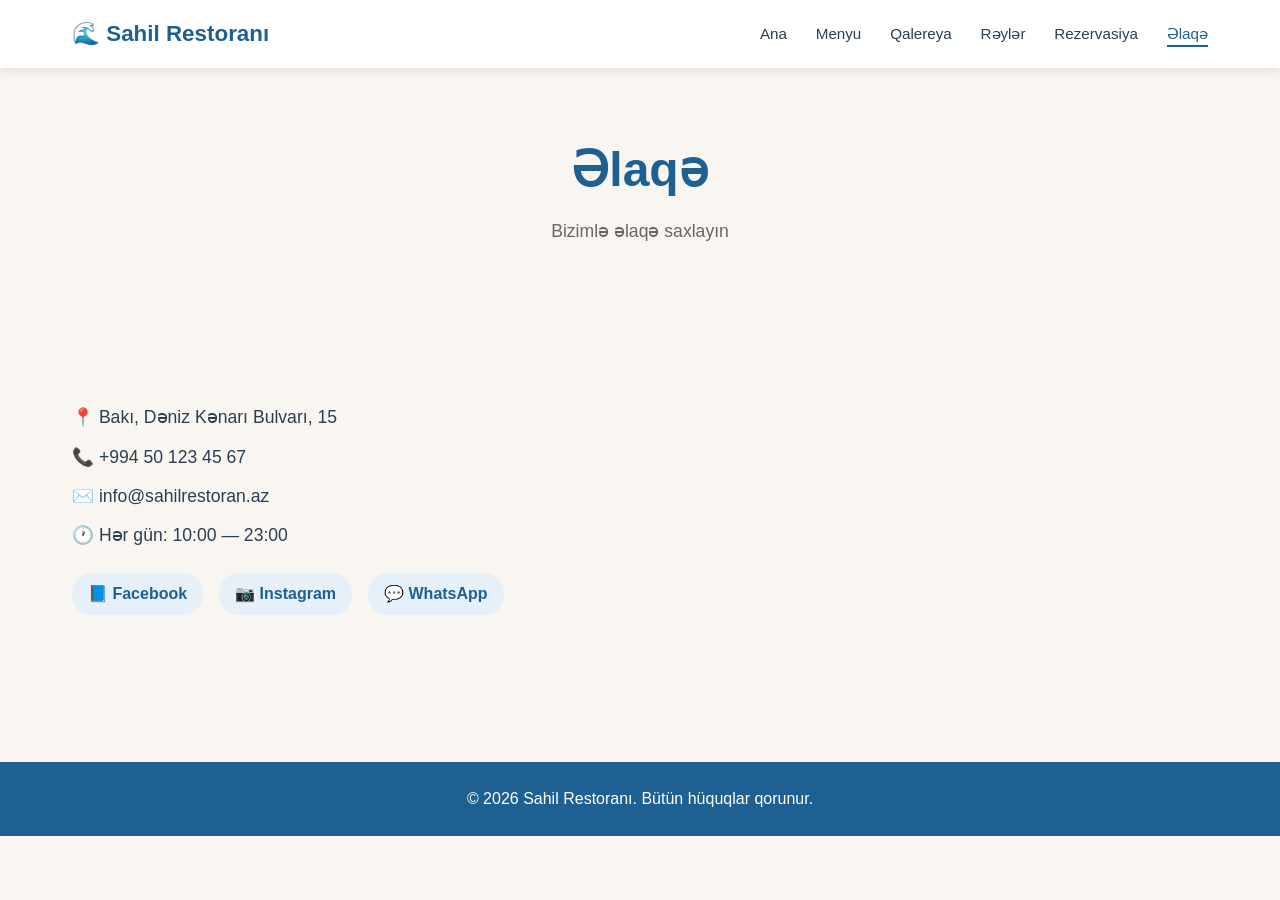
<file: elaqe.html>
<!DOCTYPE html>
<html lang="en">
<head>
    <meta charset="UTF-8">
    <meta name="viewport" content="width=device-width, initial-scale=1.0">
    <title>Əlaqə — Sahil Restoranı</title>
    <link rel="stylesheet" href="style.css">
</head>
<body>

    <header class="header">
        <nav class="navbar">
            <a href="index.html" class="logo">🌊 Sahil Restoranı</a>
            <ul class="nav-menu">
                <li><a href="index.html">Ana</a></li>
                <li><a href="menu.html">Menyu</a></li>
                <li><a href="qalereya.html">Qalereya</a></li>
                <li><a href="reyler.html">Rəylər</a></li>
                <li><a href="rezervasiya.html">Rezervasiya</a></li>
                <li><a href="elaqe.html" class="active">Əlaqə</a></li>
            </ul>
            <div class="hamburger"><span></span><span></span><span></span></div>
        </nav>
    </header>

    <section class="page-title">
        <h1>Əlaqə</h1>
        <p>Bizimlə əlaqə saxlayın</p>
    </section>

    <section class="contact">
        <div class="contact-grid">
            <div class="contact-info">
                <p>📍 Bakı, Dəniz Kənarı Bulvarı, 15</p>
                <p>📞 +994 50 123 45 67</p>
                <p>✉️ info@sahilrestoran.az</p>
                <p>🕐 Hər gün: 10:00 — 23:00</p>
                <div class="socials">
                    <a href="#">📘 Facebook</a>
                    <a href="#">📷 Instagram</a>
                    <a href="#">💬 WhatsApp</a>
                </div>
            </div>
            <div class="map">
                <iframe
                    src="https://www.google.com/maps/embed?pb=!1m18!1m12!1m3!1d3038.2!2d49.8671!3d40.3777!2m3!1f0!2f0!3f0!3m2!1i1024!2i768!4f13.1!3m3!1m2!1s0x0%3A0x0!2zNDDCsDIyJzM5LjciTiA0OcKwNTInMDEuNiJF!5e0!3m2!1saz!2saz!4v1234567890"
                    width="100%" height="350" style="border:0; border-radius:15px;" allowfullscreen loading="lazy">
                </iframe>
            </div>
        </div>
    </section>

    <footer class="footer">
        <p>© 2026 Sahil Restoranı. Bütün hüquqlar qorunur.</p>
    </footer>

    <button class="back-to-top" id="backToTop">↑</button>
    <script src="script.js"></script>
</body>
</html>
</file>
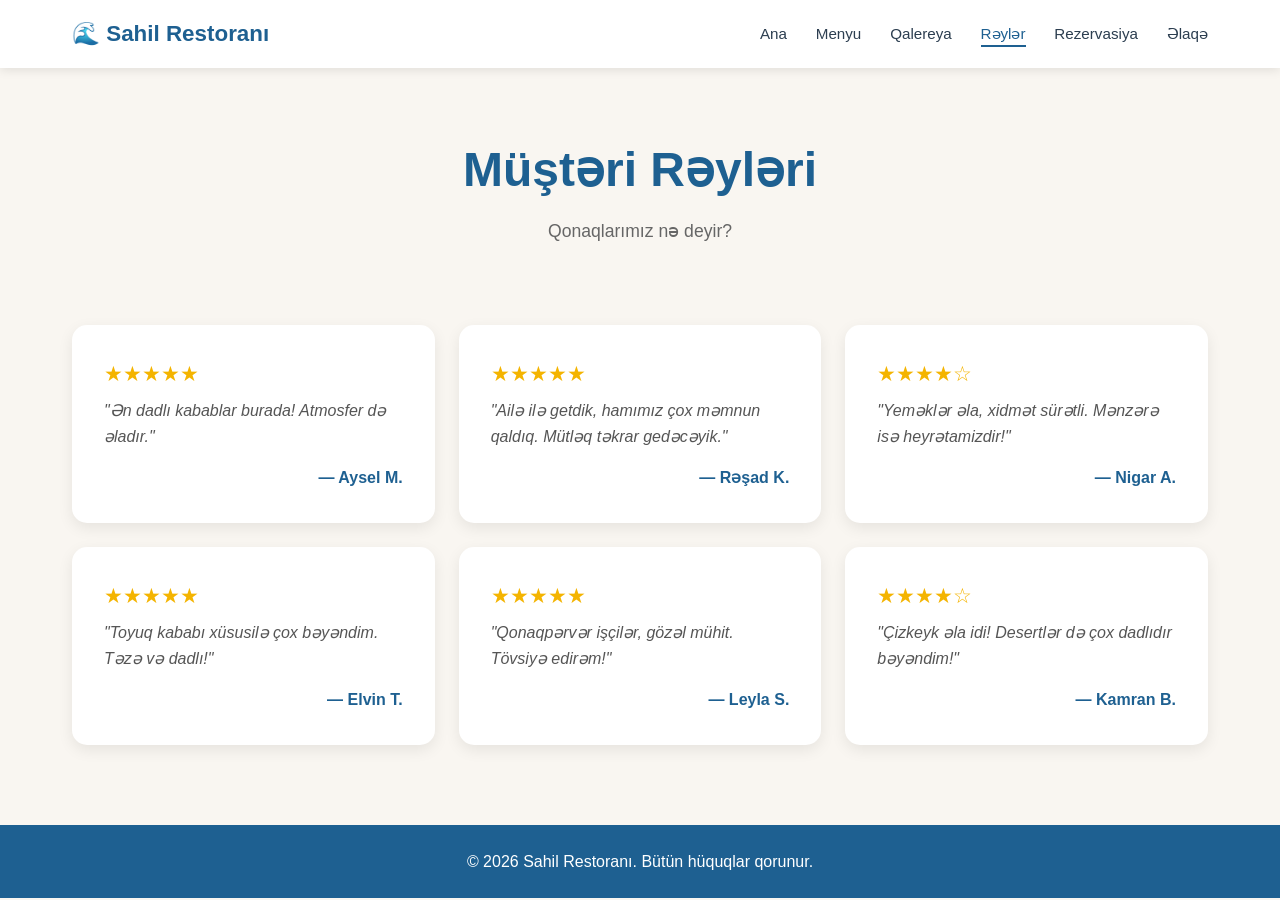
<file: reyler.html>
<!DOCTYPE html>
<html lang="en">
<head>
    <meta charset="UTF-8">
    <meta name="viewport" content="width=device-width, initial-scale=1.0">
    <title>Rəylər — Sahil Restoranı</title>
    <link rel="stylesheet" href="style.css">
</head>
<body>

    <header class="header">
        <nav class="navbar">
            <a href="index.html" class="logo">🌊 Sahil Restoranı</a>
            <ul class="nav-menu">
                <li><a href="index.html">Ana</a></li>
                <li><a href="menu.html">Menyu</a></li>
                <li><a href="qalereya.html">Qalereya</a></li>
                <li><a href="reyler.html" class="active">Rəylər</a></li>
                <li><a href="rezervasiya.html">Rezervasiya</a></li>
                <li><a href="elaqe.html">Əlaqə</a></li>
            </ul>
            <div class="hamburger"><span></span><span></span><span></span></div>
        </nav>
    </header>

    <section class="page-title">
        <h1>Müştəri Rəyləri</h1>
        <p>Qonaqlarımız nə deyir?</p>
    </section>

    <section class="reviews">
        <div class="reviews-grid">
            <div class="review-card">
                <div class="stars">★★★★★</div>
                <p>"Ən dadlı kabablar burada! Atmosfer də əladır."</p>
                <h4>— Aysel M.</h4>
            </div>
            <div class="review-card">
                <div class="stars">★★★★★</div>
                <p>"Ailə ilə getdik, hamımız çox məmnun qaldıq. Mütləq təkrar gedəcəyik."</p>
                <h4>— Rəşad K.</h4>
            </div>
            <div class="review-card">
                <div class="stars">★★★★☆</div>
                <p>"Yeməklər əla, xidmət sürətli. Mənzərə isə heyrətamizdir!"</p>
                <h4>— Nigar A.</h4>
            </div>
            <div class="review-card">
                <div class="stars">★★★★★</div>
                <p>"Toyuq kababı xüsusilə çox bəyəndim. Təzə və dadlı!"</p>
                <h4>— Elvin T.</h4>
            </div>
            <div class="review-card">
                <div class="stars">★★★★★</div>
                <p>"Qonaqpərvər işçilər, gözəl mühit. Tövsiyə edirəm!"</p>
                <h4>— Leyla S.</h4>
            </div>
            <div class="review-card">
                <div class="stars">★★★★☆</div>
                <p>"Çizkeyk əla idi! Desertlər də çox dadlıdır bəyəndim!"</p>
                <h4>— Kamran B.</h4>
            </div>
        </div>
    </section>

    <footer class="footer">
        <p>© 2026 Sahil Restoranı. Bütün hüquqlar qorunur.</p>
    </footer>

    <button class="back-to-top" id="backToTop">↑</button>
    <script src="script.js"></script>
</body>
</html>
</file>
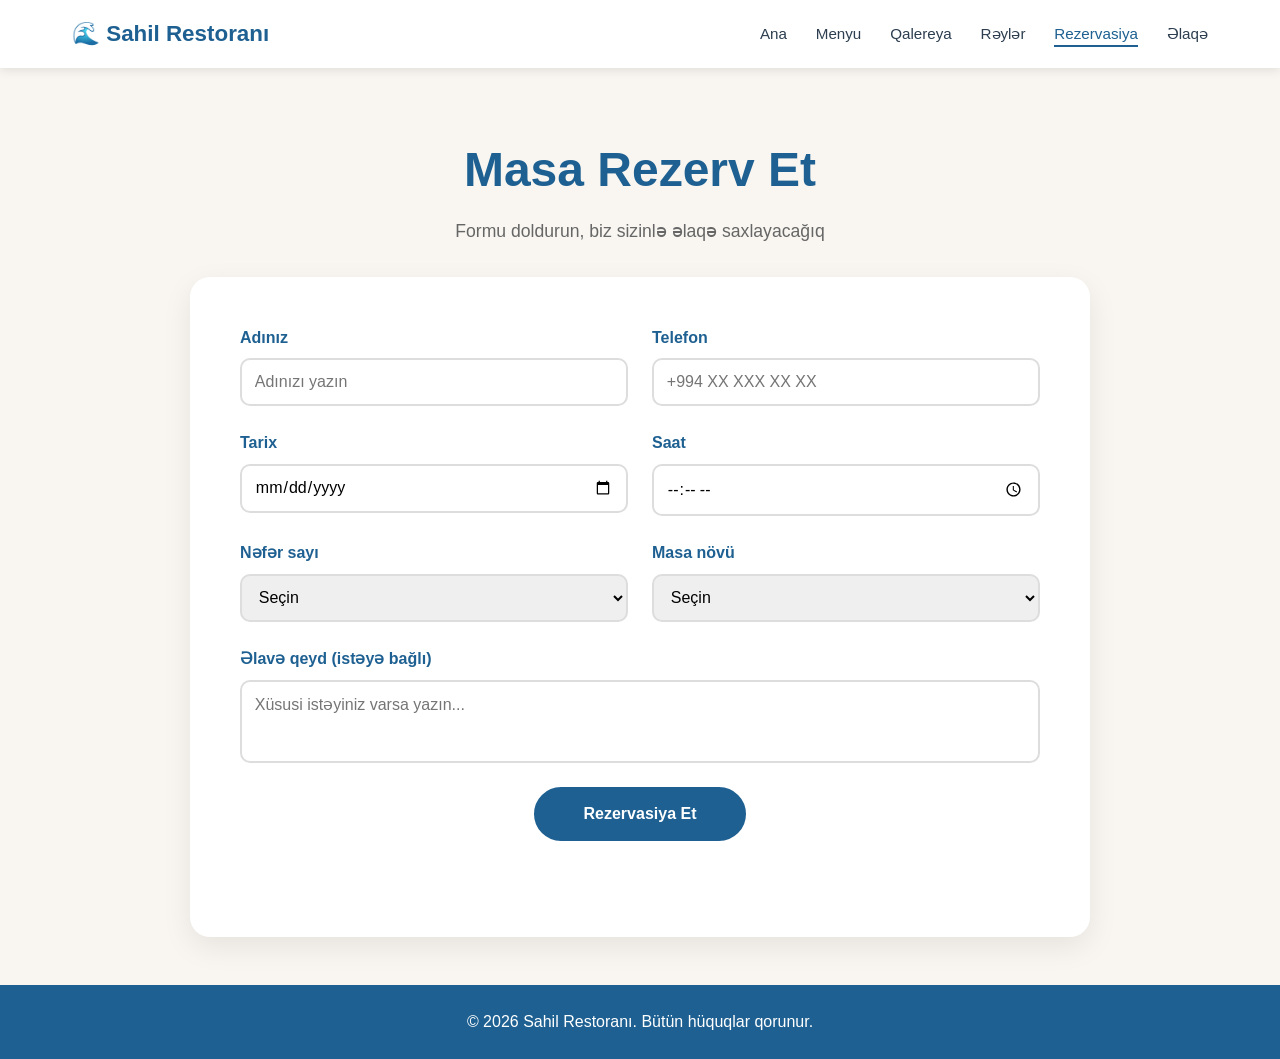
<file: rezervasiya.html>
<!DOCTYPE html>
<html lang="en">
<head>
    <meta charset="UTF-8">
    <meta name="viewport" content="width=device-width, initial-scale=1.0">
    <title>Rezervasiya — Sahil Restoranı</title>
    <link rel="stylesheet" href="style.css">
</head>
<body>

    <header class="header">
        <nav class="navbar">
            <a href="index.html" class="logo">🌊 Sahil Restoranı</a>
            <ul class="nav-menu">
                <li><a href="index.html">Ana</a></li>
                <li><a href="menu.html">Menyu</a></li>
                <li><a href="qalereya.html">Qalereya</a></li>
                <li><a href="reyler.html">Rəylər</a></li>
                <li><a href="rezervasiya.html" class="active">Rezervasiya</a></li>
                <li><a href="elaqe.html">Əlaqə</a></li>
            </ul>
            <div class="hamburger"><span></span><span></span><span></span></div>
        </nav>
    </header>

    <section class="page-title">
        <h1>Masa Rezerv Et</h1>
        <p>Formu doldurun, biz sizinlə əlaqə saxlayacağıq</p>
    </section>

    <section class="reservation">
        <form class="reservation-form" id="reservationForm">
            <div class="form-group">
                <label for="ad">Adınız</label>
                <input type="text" id="ad" placeholder="Adınızı yazın" required>
            </div>
            <div class="form-group">
                <label for="telefon">Telefon</label>
                <input type="tel" id="telefon" placeholder="+994 XX XXX XX XX" required>
            </div>
            <div class="form-group">
                <label for="tarix">Tarix</label>
                <input type="date" id="tarix" required>
            </div>
            <div class="form-group">
                <label for="saat">Saat</label>
                <input type="time" id="saat" required>
            </div>
            <div class="form-group">
                <label for="say">Nəfər sayı</label>
                <select id="say" required>
                    <option value="">Seçin</option>
                    <option value="1">1 nəfər</option>
                    <option value="2">2 nəfər</option>
                    <option value="3">3 nəfər</option>
                    <option value="4">4 nəfər</option>
                    <option value="5+">5+ nəfər</option>
                </select>
            </div>
            <div class="form-group">
                <label for="masa">Masa növü</label>
                <select id="masa" required>
                    <option value="">Seçin</option>
                    <option value="pəncərə">Pəncərə kənarı</option>
                    <option value="terras">Terras</option>
                    <option value="daxili">Daxili zal</option>
                    <option value="vip">VIP</option>
                </select>
            </div>
            <div class="form-group full">
                <label for="qeyd">Əlavə qeyd (istəyə bağlı)</label>
                <textarea id="qeyd" rows="3" placeholder="Xüsusi istəyiniz varsa yazın..."></textarea>
            </div>
            <button type="submit" class="btn btn-submit">Rezervasiya Et</button>
        </form>
        <div class="form-message" id="formMessage"></div>
    </section>

    <footer class="footer">
        <p>© 2026 Sahil Restoranı. Bütün hüquqlar qorunur.</p>
    </footer>

    <button class="back-to-top" id="backToTop">↑</button>
    <script src="script.js"></script>
</body>
</html>
</file>
<file: style.css>
* {
    margin: 0;
    padding: 0;
    box-sizing: border-box;
}

body {
    font-family: 'Segoe UI', Tahoma, sans-serif;
    color: #2c3e50;
    background: #f9f6f1;
    line-height: 1.6;
    overflow-x: hidden;
}

.header {
    position: sticky;
    top: 0;
    background: rgba(255, 255, 255, 0.95);
    backdrop-filter: blur(10px);
    box-shadow: 0 2px 10px rgba(0, 0, 0, 0.1);
    z-index: 100;
}

.navbar {
    display: flex;
    justify-content: space-between;
    align-items: center;
    padding: 1rem 2rem;
    max-width: 1200px;
    margin: 0 auto;
}

.logo {
    font-size: 1.4rem;
    font-weight: bold;
    text-decoration: none;
    color: #1e6091;
    transition: transform 0.3s;
}

.logo:hover { transform: scale(1.05); }

.nav-menu {
    display: flex;
    list-style: none;
    gap: 1.8rem;
}

.nav-menu a {
    text-decoration: none;
    color: #2c3e50;
    font-weight: 500;
    font-size: 0.95rem;
    position: relative;
    transition: color 0.3s;
}

.nav-menu a::after {
    content: '';
    position: absolute;
    bottom: -5px;
    left: 0;
    width: 0;
    height: 2px;
    background: #1e6091;
    transition: width 0.3s;
}

.nav-menu a:hover,
.nav-menu a.active { color: #1e6091; }

.nav-menu a:hover::after,
.nav-menu a.active::after { width: 100%; }

.hamburger {
    display: none;
    flex-direction: column;
    cursor: pointer;
    gap: 5px;
}

.hamburger span {
    width: 25px;
    height: 3px;
    background: #1e6091;
    border-radius: 3px;
    transition: 0.3s;
}

.hero {
    height: 100vh;
    background: linear-gradient(rgba(0, 0, 0, 0.5), rgba(0, 0, 0, 0.5)),
                url('https://images.unsplash.com/photo-1559339352-11d035aa65de?w=1600') center/cover fixed;
    display: flex;
    flex-direction: column;
    justify-content: center;
    align-items: center;
    text-align: center;
    color: white;
    padding: 2rem;
    position: relative;
}

.hero-content h1 {
    font-size: clamp(2rem, 5vw, 4rem);
    margin-bottom: 1rem;
    animation: fadeUp 1s ease;
}

.hero-content p {
    font-size: clamp(1rem, 2vw, 1.3rem);
    margin-bottom: 2rem;
    animation: fadeUp 1.3s ease;
}

.hero-buttons {
    display: flex;
    gap: 1rem;
    justify-content: center;
    flex-wrap: wrap;
    animation: fadeUp 1.6s ease;
}

.btn {
    display: inline-block;
    padding: 0.9rem 2rem;
    background: #1e6091;
    color: white;
    text-decoration: none;
    border-radius: 30px;
    font-weight: bold;
    border: 2px solid #1e6091;
    cursor: pointer;
    transition: 0.3s;
    font-size: 1rem;
    font-family: inherit;
}

.btn:hover {
    background: #14456b;
    transform: translateY(-3px);
    box-shadow: 0 10px 20px rgba(30, 96, 145, 0.4);
}

.btn-outline {
    background: transparent;
    color: white;
}

.btn-outline:hover {
    background: white;
    color: #1e6091;
}

.scroll-down {
    position: absolute;
    bottom: 2rem;
    color: white;
    font-size: 1rem;
    animation: bounce 2s infinite;
}

@keyframes bounce {
    0%, 100% { transform: translateY(0); }
    50% { transform: translateY(10px); }
}

.page-title {
    text-align: center;
    padding: 4rem 2rem 2rem;
    max-width: 1200px;
    margin: 0 auto;
    animation: fadeUp 0.8s ease;
}

.page-title h1 {
    font-size: clamp(2rem, 4vw, 3rem);
    color: #1e6091;
    margin-bottom: 0.5rem;
}

.page-title p { 
    color: #666;
    font-size: 1.1rem; 
    }


section {
    padding: 3rem 2rem;
    max-width: 1200px;
    margin: 0 auto;
}

section h2 {
    text-align: center;
    font-size: clamp(1.8rem, 4vw, 2.5rem);
    color: #1e6091;
    margin-bottom: 2rem;
}


.about-content {
    display: grid;
    grid-template-columns: 1fr 1fr;
    gap: 3rem;
    align-items: center;
}

.about-text p {
     margin-bottom: 1rem;
     font-size: 1.05rem; 
    }

.about-content img {
    width: 100%;
    border-radius: 15px;
    box-shadow: 0 10px 30px rgba(0, 0, 0, 0.15);
}

.stats {
    display: flex;
    gap: 2rem;
    margin-top: 2rem;
}

.stat h3 { 
    color: #1e6091;
     font-size: 2rem; 
    }

.stat p { color: #666;
     font-size: 0.9rem; 
    }

.menu-tabs {
    display: flex;
    justify-content: center;
    flex-wrap: wrap;
    gap: 1rem;
    margin-bottom: 2rem;
}

.tab-btn {
    padding: 0.7rem 1.5rem;
    border: 2px solid #1e6091;
    background: white;
    color: #1e6091;
    border-radius: 30px;
    cursor: pointer;
    font-weight: 600;
    font-family: inherit;
    transition: 0.3s;
}

.tab-btn:hover { 
    background: #e6f0f8; 
}

.tab-btn.active {
    background: #1e6091;
    color: white;
}

.menu-grid {
    display: none;
    grid-template-columns: repeat(auto-fit, minmax(300px, 1fr));
    gap: 2.5rem;
    align-items: stretch;
    animation: fadeIn 0.5s ease;
}

.menu-grid.active { 
    display: grid; 
}

@keyframes fadeIn {
    from { opacity: 0; transform: translateY(20px); }
    to { opacity: 1; transform: translateY(0); }
}

.menu-item {
    background: white;
    border-radius: 15px;
    overflow: hidden;
    box-shadow: 0 5px 15px rgba(0, 0, 0, 0.08);
    transition: transform 0.3s, box-shadow 0.3s;
    display: flex;
    flex-direction: column;
    height: 100%;
}

.menu-item:hover {
    transform: translateY(-8px);
    box-shadow: 0 15px 30px rgba(0, 0, 0, 0.15);
}

.menu-item img {
    width: 100%;
    height: 240px;
    object-fit: cover;
    flex-shrink: 0;
}

.menu-item h3 {
    padding: 1.2rem 1.2rem 0.5rem;
    color: #1e6091;
    font-size: 1.25rem;
}

.menu-item p {
    padding: 0 1.2rem;
    color: #666;
    font-size: 1rem;
    flex-grow: 1;
}

.price {
    display: block;
    padding: 1.2rem;
    font-weight: bold;
    color: #e07a5f;
    font-size: 1.3rem;
    margin-top: auto;
}

.menu-controls {
    display: flex;
    gap: 1rem;
    justify-content: center;
    flex-wrap: wrap;
    margin-bottom: 2rem;
    max-width: 800px;
    margin-left: auto;
    margin-right: auto;
}

.search-box { 
    flex: 1; 
    min-width: 250px; 
}

.search-box input {
    width: 100%;
    padding: 0.9rem 1.3rem;
    border: 2px solid #ddd;
    border-radius: 30px;
    font-size: 1rem;
    font-family: inherit;
    transition: border 0.3s;
}

.search-box input:focus {
    outline: none;
    border-color: #1e6091;
}

.sort-box select {
    padding: 0.9rem 1.3rem;
    border: 2px solid #ddd;
    border-radius: 30px;
    font-size: 1rem;
    font-family: inherit;
    background: white;
    cursor: pointer;
    transition: border 0.3s;
}

.sort-box select:focus {
    outline: none;
    border-color: #1e6091;
}

.menu-item.hidden { display: none; }


.gallery-grid {
    display: grid;
    grid-template-columns: repeat(auto-fit, minmax(220px, 1fr));
    gap: 1rem;
}

.gallery-grid img {
    width: 100%;
    height: 220px;
    object-fit: cover;
    border-radius: 10px;
    transition: transform 0.3s, filter 0.3s;
    cursor: pointer;
}

.gallery-grid img:hover {
    transform: scale(1.05);
    filter: brightness(1.1);
}


.reviews-grid {
    display: grid;
    grid-template-columns: repeat(auto-fit, minmax(280px, 1fr));
    gap: 1.5rem;
}

.review-card {
    background: white;
    padding: 2rem;
    border-radius: 15px;
    box-shadow: 0 5px 15px rgba(0, 0, 0, 0.08);
    transition: transform 0.3s;
}

.review-card:hover { transform: translateY(-5px); }

.stars {
    color: #f4b400;
    font-size: 1.3rem;
    margin-bottom: 0.5rem;
}

.review-card p {
    font-style: italic;
    margin-bottom: 1rem;
    color: #555;
}

.review-card h4 { color: #1e6091; text-align: right; }

.reservation {
    background: white;
    border-radius: 20px;
    padding: 3rem 2rem;
    box-shadow: 0 10px 30px rgba(0, 0, 0, 0.08);
    max-width: 900px;
    margin: 0 auto 3rem;
}

.reservation-form {
    display: grid;
    grid-template-columns: 1fr 1fr;
    gap: 1.5rem;
    max-width: 800px;
    margin: 0 auto;
}

.form-group { display: flex; flex-direction: column; }
.form-group.full { grid-column: 1 / -1; }

.form-group label {
    margin-bottom: 0.5rem;
    font-weight: 600;
    color: #1e6091;
}

.form-group input,
.form-group select,
.form-group textarea {
    padding: 0.8rem;
    border: 2px solid #ddd;
    border-radius: 10px;
    font-family: inherit;
    font-size: 1rem;
    transition: border 0.3s;
    resize: none;
}

.form-group input:focus,
.form-group select:focus,
.form-group textarea:focus {
    outline: none;
    border-color: #1e6091;
}

.btn-submit {
    grid-column: 1 / -1;
    justify-self: center;
    padding: 1rem 3rem;
}

.form-message {
    text-align: center;
    margin-top: 1.5rem;
    font-weight: 600;
    color: #27ae60;
    min-height: 1.5rem;
}


.contact-grid {
    display: grid;
    grid-template-columns: 1fr 1fr;
    gap: 2rem;
    align-items: center;
}

.contact-info p { font-size: 1.1rem; margin: 0.7rem 0; }

.socials {
    margin-top: 1.5rem;
    display: flex;
    gap: 1rem;
    flex-wrap: wrap;
}

.socials a {
    text-decoration: none;
    color: #1e6091;
    background: #e6f0f8;
    padding: 0.5rem 1rem;
    border-radius: 20px;
    font-weight: 600;
    transition: 0.3s;
}

.socials a:hover { 
    background: #1e6091; 
    color: white; 
}

.footer {
    background: #1e6091;
    color: white;
    text-align: center;
    padding: 1.5rem;
    margin-top: 2rem;
}

.back-to-top {
    position: fixed;
    bottom: 2rem;
    right: 2rem;
    width: 50px;
    height: 50px;
    background: #1e6091;
    color: white;
    border: none;
    border-radius: 50%;
    font-size: 1.3rem;
    cursor: pointer;
    opacity: 0;
    visibility: hidden;
    transition: 0.3s;
    box-shadow: 0 5px 15px rgba(30, 96, 145, 0.4);
    z-index: 50;
}

.back-to-top.show { opacity: 1; visibility: visible; }
.back-to-top:hover { background: #14456b; transform: translateY(-5px); }

@keyframes fadeUp {
    from { opacity: 0; transform: translateY(30px); }
    to { opacity: 1; transform: translateY(0); }
}


.lightbox {
    position: fixed;
    top: 0;
    left: 0;
    width: 100%;
    height: 100%;
    background: rgba(0, 0, 0, 0.85);
    display: flex;
    justify-content: center;
    align-items: center;
    z-index: 999;
    cursor: pointer;
    padding: 2rem;
}

.lightbox img {
    max-width: 90%;
    max-height: 90%;
    border-radius: 10px;
    box-shadow: 0 0 30px rgba(255, 255, 255, 0.2);
}

.daily-special { 
    padding: 4rem 2rem; 
}

.daily-card {
    display: grid;
    grid-template-columns: 1fr 1fr;
    gap: 3rem;
    align-items: center;
    background: white;
    border-radius: 20px;
    overflow: hidden;
    box-shadow: 0 10px 30px rgba(0, 0, 0, 0.1);
}

.daily-card img {
    width: 100%;
    height: 100%;
    min-height: 350px;
    object-fit: cover;
}

.daily-info { 
    padding: 2rem 2rem 2rem 0; 
}

.daily-badge {
    display: inline-block;
    background: #ffe6ea;
    color: #e74c3c;
    padding: 0.4rem 1rem;
    border-radius: 20px;
    font-size: 0.85rem;
    font-weight: bold;
    margin-bottom: 1rem;
}

.daily-info h3 {
    color: #1e6091;
    font-size: 1.8rem;
    margin-bottom: 1rem;
}

.daily-info p {
    color: #666;
    margin-bottom: 1.5rem;
    line-height: 1.7;
}

.daily-price {
    display: flex;
    align-items: center;
    gap: 1rem;
    margin-bottom: 1.5rem;
}

.old-price {
    font-size: 1.3rem;
    color: #999;
    text-decoration: line-through;
}

.new-price {
    font-size: 2rem;
    font-weight: bold;
    color: #e07a5f;
}

.work-hours { padding: 4rem 2rem; }

.hours-card {
    max-width: 600px;
    margin: 0 auto;
    background: white;
    border-radius: 20px;
    padding: 2rem;
    box-shadow: 0 10px 30px rgba(0, 0, 0, 0.08);
}

.hours-status {
    text-align: center;
    padding: 1rem;
    border-radius: 12px;
    font-weight: bold;
    font-size: 1.1rem;
    margin-bottom: 1.5rem;
}

.hours-status.open { 
    background: #d4edda; 
    color: #155724; 
}

.hours-status.closed { 
    background: #f8d7da;
    color: #721c24; 
}

.hours-row {
    display: flex;
    justify-content: space-between;
    padding: 0.8rem 0;
    border-bottom: 1px solid #eee;
}

.hours-row:last-child { 
    border-bottom: none; 
}

.hours-row span:first-child {
     font-weight: 600; 
     color: #2c3e50; }

.hours-row span:last-child { 
    color: #1e6091; 
    font-weight: 600; 
}


.float-reserve {
    position: fixed;
    bottom: 2rem;
    left: 2rem;
    background: #e07a5f;
    color: white;
    text-decoration: none;
    padding: 0.9rem 1.5rem;
    border-radius: 30px;
    font-weight: bold;
    font-size: 1rem;
    box-shadow: 0 5px 20px rgba(224, 122, 95, 0.4);
    transition: 0.3s;
    z-index: 50;
}

.float-reserve:hover {
    background: #d36a4f;
    transform: translateY(-5px);
    box-shadow: 0 10px 25px rgba(224, 122, 95, 0.5);
}

@media (max-width: 768px) {
    .nav-menu {
        position: absolute;
        top: 100%;
        left: 0;
        right: 0;
        background: white;
        flex-direction: column;
        padding: 1rem 2rem;
        gap: 1rem;
        transform: translateX(-100%);
        transition: transform 0.3s;
        box-shadow: 0 5px 10px rgba(0, 0, 0, 0.1);
    }

    .nav-menu.active { transform: translateX(0); }
    .hamburger { display: flex; }

    section { padding: 2rem 1rem; }

    .about-content,
    .contact-grid { grid-template-columns: 1fr; }

    .reservation-form { grid-template-columns: 1fr; }

    .stats {
        flex-direction: column;
        gap: 1rem;
        text-align: center;
    }

    .hero { background-attachment: scroll; }

    .daily-card { grid-template-columns: 1fr; }
    .daily-card img { min-height: 250px; }
    .daily-info { padding: 1.5rem; }

    .float-reserve {
        bottom: 1rem;
        left: 1rem;
        padding: 0.7rem 1.2rem;
        font-size: 0.9rem;
    }
}

#notFoundMessage {
    display: none;
    text-align: center;
    font-size: 1.2rem;
    color: #e74c3c;
    margin-bottom: 2rem;
    font-weight: bold;
}


.lightbox {
    position: fixed;
    top: 0;
    left: 0;
    width: 100%;
    height: 100%;
    background: rgba(0, 0, 0, 0.85);
    display: flex;
    justify-content: center;
    align-items: center;
    z-index: 999;
    padding: 2rem;
}

.lightbox img {
    max-width: 80%;
    max-height: 80%;
    border-radius: 10px;
    box-shadow: 0 0 30px rgba(255, 255, 255, 0.2);
}

.lightbox-arrow {
    position: absolute;
    top: 50%;
    transform: translateY(-50%);
    background: rgba(255, 255, 255, 0.2);
    color: white;
    border: none;
    font-size: 2.5rem;
    padding: 1rem 1.5rem;
    cursor: pointer;
    border-radius: 50%;
    transition: 0.3s;
 
}

.lightbox-arrow:hover {
    background: rgba(255, 255, 255, 0.5);
}

.lightbox-arrow.left {
    left: 2rem;
}

.lightbox-arrow.right {
    right: 2rem;
}
</file>
